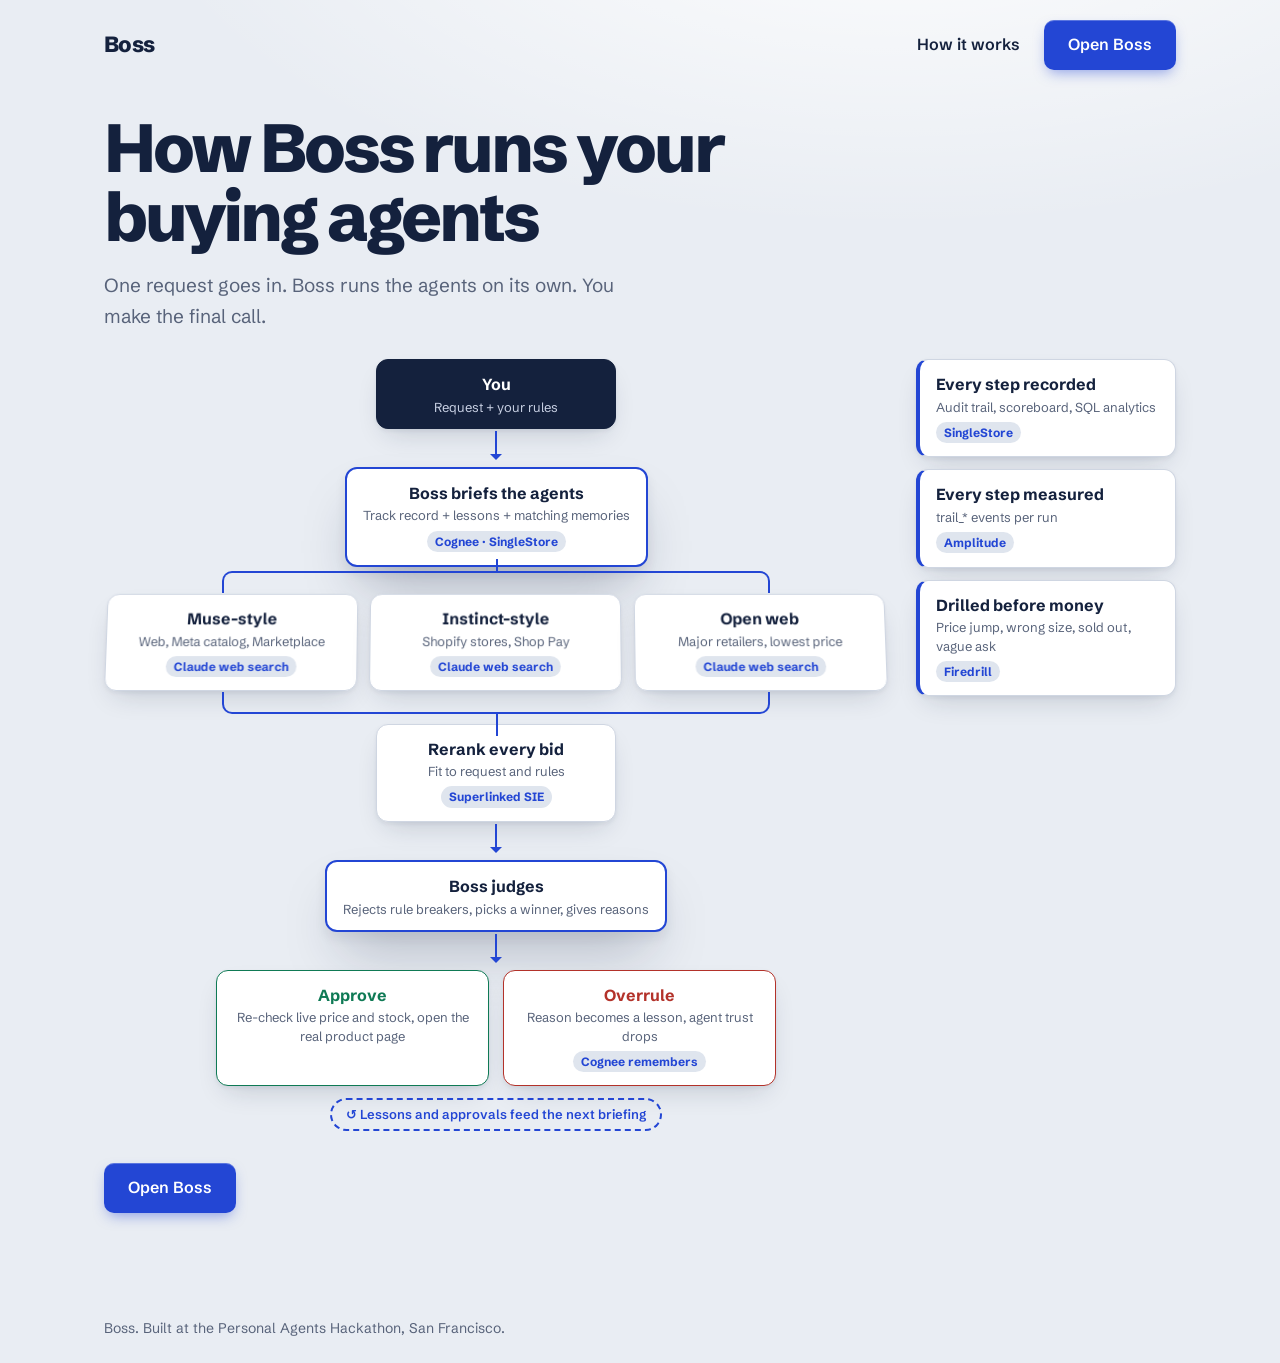
<file: how.html>
<!DOCTYPE html>
<html lang="en">
<head>
<meta charset="utf-8">
<meta name="viewport" content="width=device-width, initial-scale=1">
<title>How Boss works</title>
<link rel="stylesheet" href="/static/site.css">
</head>
<body>
<nav>
  <a class="brand" href="/">Boss</a>
  <a href="/how-it-works" aria-current="page">How it works</a>
  <a class="btn" href="/app">Open Boss</a>
</nav>
<main>
  <h1 style="max-width:16ch;margin-top:24px">How Boss runs your buying agents</h1>
  <p class="lede">One request goes in. Boss runs the agents on its own. You make the final call.</p>
  <div class="fc" role="img" aria-label="Flow: you send a request; Boss briefs three agents with memory; the agents search the live web and bid; SIE reranks the bids; Boss judges; you approve or overrule; overrules become lessons that loop back to Boss. Every step is recorded in SingleStore and Amplitude.">
    <div class="fc-main">
      <div class="node you"><b>You</b><span>Request + your rules</span></div>
      <div class="arrow"></div>
      <div class="node boss"><b>Boss briefs the agents</b><span>Track record + lessons + matching memories</span>
        <em>Cognee &middot; SingleStore</em></div>
      <div class="fan"></div>
      <div class="agents3">
        <div class="node agent"><b>Muse-style</b><span>Web, Meta catalog, Marketplace</span><em>Claude web search</em></div>
        <div class="node agent"><b>Instinct-style</b><span>Shopify stores, Shop Pay</span><em>Claude web search</em></div>
        <div class="node agent"><b>Open web</b><span>Major retailers, lowest price</span><em>Claude web search</em></div>
      </div>
      <div class="fan in"></div>
      <div class="node"><b>Rerank every bid</b><span>Fit to request and rules</span><em>Superlinked SIE</em></div>
      <div class="arrow"></div>
      <div class="node boss"><b>Boss judges</b><span>Rejects rule breakers, picks a winner, gives reasons</span></div>
      <div class="arrow"></div>
      <div class="split">
        <div class="node ok"><b>Approve</b><span>Re-check live price and stock, open the real product page</span></div>
        <div class="node no"><b>Overrule</b><span>Reason becomes a lesson, agent trust drops</span><em>Cognee remembers</em></div>
      </div>
      <div class="loop">Lessons and approvals feed the next briefing</div>
    </div>
    <div class="rail">
      <div class="node rec"><b>Every step recorded</b><span>Audit trail, scoreboard, SQL analytics</span><em>SingleStore</em></div>
      <div class="node rec"><b>Every step measured</b><span>trail_* events per run</span><em>Amplitude</em></div>
      <div class="node rec"><b>Drilled before money</b><span>Price jump, wrong size, sold out, vague ask</span><em>Firedrill</em></div>
    </div>
  </div>
  <p style="margin-top:32px"><a class="btn" href="/app">Open Boss</a></p>
</main>
<footer>Boss. Built at the Personal Agents Hackathon, San Francisco.</footer>
</body>
</html>
</file>
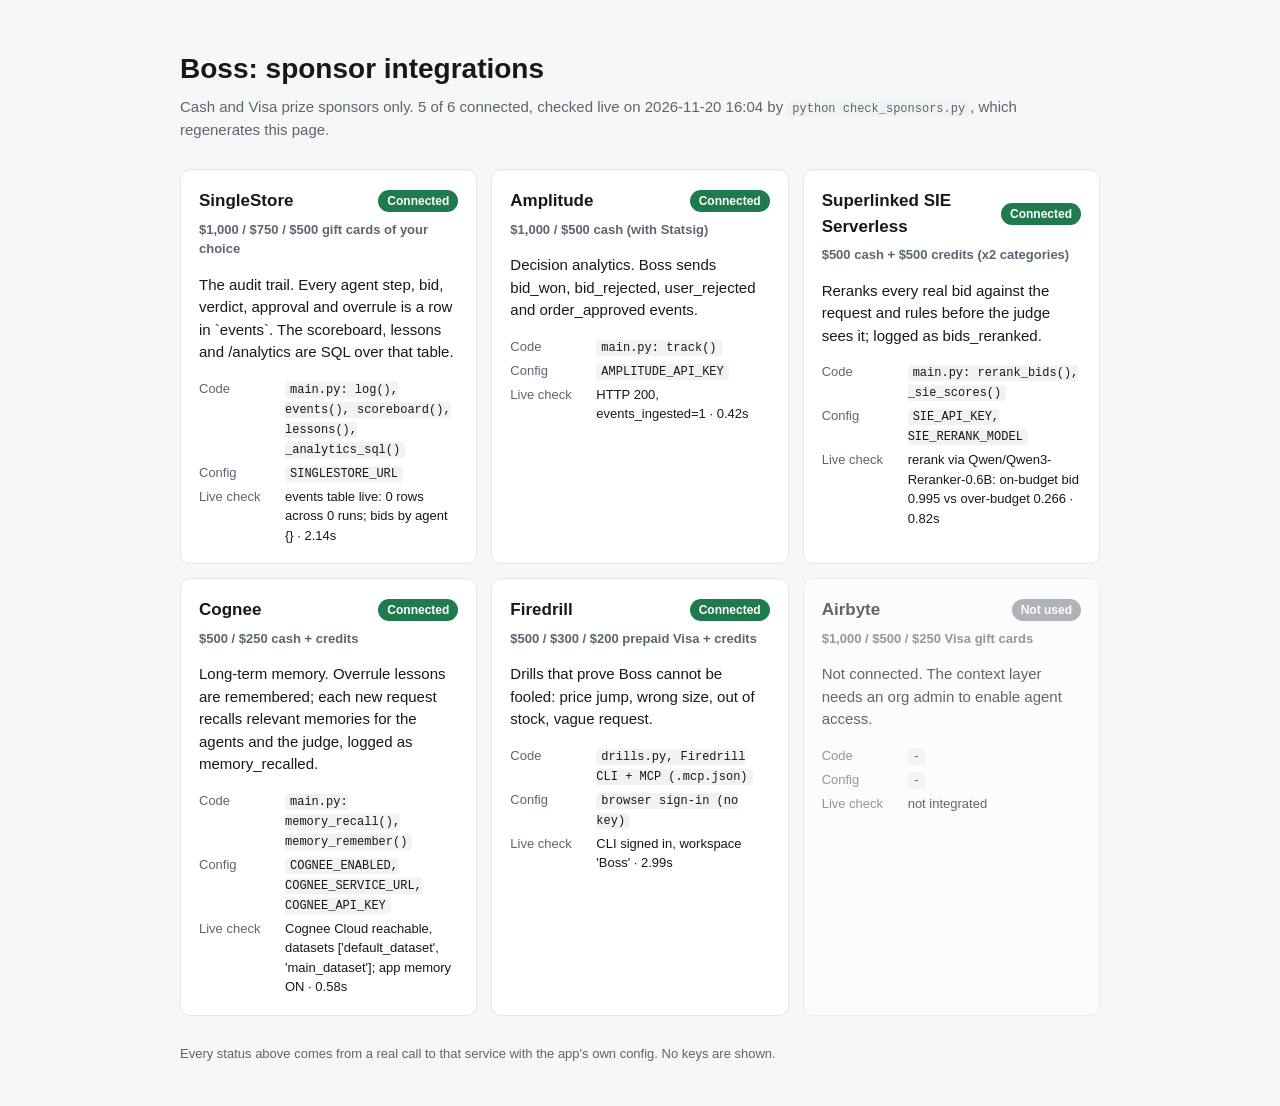
<file: sponsors.html>
<!doctype html>
<html lang="en"><head><meta charset="utf-8"><meta name="viewport" content="width=device-width,initial-scale=1">
<title>Boss: sponsor integrations</title>
<style>
  :root { --ink:#16181d; --muted:#5d6472; --line:#e4e6eb; --ok:#1f7a4d; --fail:#b42318; --off:#8a8f98; }
  * { box-sizing:border-box }
  body { margin:0; font:15px/1.5 -apple-system,BlinkMacSystemFont,"Segoe UI",sans-serif; color:var(--ink); background:#f7f7f8 }
  main { max-width:960px; margin:0 auto; padding:48px 20px }
  h1 { font-size:28px; margin:0 0 6px }
  .sub { color:var(--muted); margin:0 0 28px }
  .grid { display:grid; grid-template-columns:repeat(auto-fill,minmax(290px,1fr)); gap:14px }
  .card { background:#fff; border:1px solid var(--line); border-radius:10px; padding:18px }
  .card.off { opacity:.65 }
  .card header { display:flex; justify-content:space-between; align-items:center; gap:8px }
  h2 { font-size:17px; margin:0 }
  .pill { font-size:12px; font-weight:600; padding:2px 9px; border-radius:999px; color:#fff; white-space:nowrap }
  .pill.ok { background:var(--ok) } .pill.fail { background:var(--fail) } .pill.off { background:var(--off) }
  .prize { font-weight:600; color:var(--muted); margin:6px 0 10px; font-size:13px }
  dl { margin:12px 0 0; display:grid; grid-template-columns:78px 1fr; gap:4px 8px; font-size:13px }
  dt { color:var(--muted) } dd { margin:0; word-break:break-word }
  code { font-size:12px; background:#f1f2f4; padding:1px 5px; border-radius:4px }
  footer { color:var(--muted); font-size:13px; margin-top:28px }
</style></head>
<body><main>
  <h1>Boss: sponsor integrations</h1>
  <p class="sub">Cash and Visa prize sponsors only. 5 of 6 connected, checked live on 2026-11-20 16:04
  by <code>python check_sponsors.py</code>, which regenerates this page.</p>
  <section class="grid">
      <article class="card ok">
        <header><h2>SingleStore</h2><span class="pill ok">Connected</span></header>
        <p class="prize">$1,000 / $750 / $500 gift cards of your choice</p>
        <p>The audit trail. Every agent step, bid, verdict, approval and overrule is a row in `events`. The scoreboard, lessons and /analytics are SQL over that table.</p>
        <dl>
          <dt>Code</dt><dd><code>main.py: log(), events(), scoreboard(), lessons(), _analytics_sql()</code></dd>
          <dt>Config</dt><dd><code>SINGLESTORE_URL</code></dd>
          <dt>Live check</dt><dd>events table live: 0 rows across 0 runs; bids by agent {} &middot; 2.14s</dd>
        </dl>
      </article>
      <article class="card ok">
        <header><h2>Amplitude</h2><span class="pill ok">Connected</span></header>
        <p class="prize">$1,000 / $500 cash (with Statsig)</p>
        <p>Decision analytics. Boss sends bid_won, bid_rejected, user_rejected and order_approved events.</p>
        <dl>
          <dt>Code</dt><dd><code>main.py: track()</code></dd>
          <dt>Config</dt><dd><code>AMPLITUDE_API_KEY</code></dd>
          <dt>Live check</dt><dd>HTTP 200, events_ingested=1 &middot; 0.42s</dd>
        </dl>
      </article>
      <article class="card ok">
        <header><h2>Superlinked SIE Serverless</h2><span class="pill ok">Connected</span></header>
        <p class="prize">$500 cash + $500 credits (x2 categories)</p>
        <p>Reranks every real bid against the request and rules before the judge sees it; logged as bids_reranked.</p>
        <dl>
          <dt>Code</dt><dd><code>main.py: rerank_bids(), _sie_scores()</code></dd>
          <dt>Config</dt><dd><code>SIE_API_KEY, SIE_RERANK_MODEL</code></dd>
          <dt>Live check</dt><dd>rerank via Qwen/Qwen3-Reranker-0.6B: on-budget bid 0.995 vs over-budget 0.266 &middot; 0.82s</dd>
        </dl>
      </article>
      <article class="card ok">
        <header><h2>Cognee</h2><span class="pill ok">Connected</span></header>
        <p class="prize">$500 / $250 cash + credits</p>
        <p>Long-term memory. Overrule lessons are remembered; each new request recalls relevant memories for the agents and the judge, logged as memory_recalled.</p>
        <dl>
          <dt>Code</dt><dd><code>main.py: memory_recall(), memory_remember()</code></dd>
          <dt>Config</dt><dd><code>COGNEE_ENABLED, COGNEE_SERVICE_URL, COGNEE_API_KEY</code></dd>
          <dt>Live check</dt><dd>Cognee Cloud reachable, datasets [&#x27;default_dataset&#x27;, &#x27;main_dataset&#x27;]; app memory ON &middot; 0.58s</dd>
        </dl>
      </article>
      <article class="card ok">
        <header><h2>Firedrill</h2><span class="pill ok">Connected</span></header>
        <p class="prize">$500 / $300 / $200 prepaid Visa + credits</p>
        <p>Drills that prove Boss cannot be fooled: price jump, wrong size, out of stock, vague request.</p>
        <dl>
          <dt>Code</dt><dd><code>drills.py, Firedrill CLI + MCP (.mcp.json)</code></dd>
          <dt>Config</dt><dd><code>browser sign-in (no key)</code></dd>
          <dt>Live check</dt><dd>CLI signed in, workspace &#x27;Boss&#x27; &middot; 2.99s</dd>
        </dl>
      </article>
      <article class="card off">
        <header><h2>Airbyte</h2><span class="pill off">Not used</span></header>
        <p class="prize">$1,000 / $500 / $250 Visa gift cards</p>
        <p>Not connected. The context layer needs an org admin to enable agent access.</p>
        <dl>
          <dt>Code</dt><dd><code>-</code></dd>
          <dt>Config</dt><dd><code>-</code></dd>
          <dt>Live check</dt><dd>not integrated</dd>
        </dl>
      </article>
  </section>
  <footer>Every status above comes from a real call to that service with the app's own config. No keys are shown.</footer>
</main></body></html>
</file>
<file: static/site.css>
@import url('https://fonts.googleapis.com/css2?family=Schibsted+Grotesk:wght@400;500;600;700;800&display=swap');
:root { --bg:#e9edf3; --floor:#dfe5ee; --card:#fff; --ink:#14213d; --mute:#58637a; --line:#cfd6e2; --accent:#2346d4;
        --lift:0 2px 4px rgba(20,33,61,.06), 0 12px 28px -10px rgba(20,33,61,.2);
        --lift-hi:0 6px 12px rgba(20,33,61,.08), 0 30px 56px -18px rgba(20,33,61,.34); }
@media (prefers-color-scheme: dark) {
  :root { --bg:#0f1626; --floor:#131c30; --card:#1a2440; --ink:#e8ecf5; --mute:#9aa5bd; --line:#2c3858; --accent:#8ea2ff;
          --lift:0 2px 4px rgba(0,0,0,.3), 0 12px 28px -10px rgba(0,0,0,.6); --lift-hi:0 8px 16px rgba(0,0,0,.35), 0 32px 56px -18px rgba(0,0,0,.75); }
}
* { box-sizing:border-box }
body { margin:0; font:16px/1.6 "Schibsted Grotesk", system-ui, sans-serif; color:var(--ink);
       background:radial-gradient(1100px 520px at 70% -10%, var(--card), transparent 70%), var(--bg); }
a { color:var(--accent) }
nav { max-width:1120px; margin:0 auto; padding:20px 24px; display:flex; align-items:center; gap:24px; }
nav .brand { font-weight:800; font-size:22px; letter-spacing:-.03em; color:var(--ink); text-decoration:none; margin-right:auto; }
nav a { text-decoration:none; font-weight:600; }
nav a[aria-current] { color:var(--ink); }
.btn { display:inline-block; font-weight:600; padding:12px 24px; border-radius:10px; background:var(--accent); color:#fff;
       text-decoration:none; box-shadow:0 1px 0 rgba(255,255,255,.25) inset, 0 6px 14px -4px rgba(35,70,212,.5); }
.btn:hover { transform:translateY(-1px) } .btn.quiet { background:transparent; color:var(--accent); box-shadow:none; padding-left:4px }
a:focus-visible, .btn:focus-visible { outline:2px solid var(--accent); outline-offset:3px }
main { max-width:1120px; margin:0 auto; padding:0 24px 64px; }
.hero { display:grid; grid-template-columns:1.05fr .95fr; gap:24px; align-items:center; min-height:520px; }
@media (max-width:860px) { .hero { grid-template-columns:1fr } }
h1 { font-size:clamp(40px, 6vw, 68px); line-height:1.02; letter-spacing:-.045em; font-weight:800; margin:0 0 18px; max-width:12ch; }
.lede { font-size:19px; color:var(--mute); max-width:46ch; margin:0 0 28px; }
model-viewer { width:100%; height:500px; --poster-color:transparent; }
.stage { position:relative; }
.stage::after { content:""; position:absolute; left:18%; right:18%; bottom:22px; height:26px; border-radius:50%;
                background:radial-gradient(closest-side, rgba(20,33,61,.28), transparent); z-index:-1; }
h2 { font-size:30px; letter-spacing:-.03em; margin:64px 0 18px; }
.agents { display:grid; grid-template-columns:repeat(3,1fr); gap:18px; perspective:1100px; }
@media (max-width:760px) { .agents { grid-template-columns:1fr } }
.agent { background:var(--card); border:1px solid var(--line); border-radius:14px; padding:20px; box-shadow:var(--lift);
         transform:rotateX(5deg); transform-origin:50% 100%; }
.agent h3 { margin:0 0 6px; font-size:20px; } .agent p { margin:0; color:var(--mute); }
.panel { background:var(--card); border:1px solid var(--line); border-radius:16px; padding:24px; box-shadow:var(--lift-hi); }
.stack { display:grid; grid-template-columns:repeat(auto-fill,minmax(220px,1fr)); gap:14px; }
.stack div { background:var(--floor); border-radius:10px; padding:14px; }
.stack b { display:block; } .stack span { color:var(--mute); font-size:14px; }
ol.flow { list-style:none; counter-reset:s; padding:0; margin:0; display:grid; gap:14px; }
ol.flow li { counter-increment:s; display:grid; grid-template-columns:52px 1fr; gap:16px; background:var(--card);
             border:1px solid var(--line); border-radius:14px; padding:18px 20px; box-shadow:var(--lift); }
ol.flow li::before { content:counter(s); font-weight:800; font-size:26px; color:var(--accent); line-height:1.1; }
ol.flow h3 { margin:0 0 4px; font-size:18px; } ol.flow p { margin:0; color:var(--mute); }
ol.flow .by { font-size:13px; margin-top:6px; color:var(--ink); font-weight:600; }
footer { max-width:1120px; margin:0 auto; padding:24px; color:var(--mute); font-size:14px; }
@media (prefers-reduced-motion: reduce) { .btn:hover { transform:none } }
model-viewer::part(default-progress-bar) { display:none }

.fc { display:grid; grid-template-columns:1fr 260px; gap:28px; align-items:start; margin-top:8px; }
@media (max-width:860px) { .fc { grid-template-columns:1fr } }
.fc-main { display:flex; flex-direction:column; align-items:center; }
.node { background:var(--card); border:1px solid var(--line); border-radius:12px; padding:12px 16px; box-shadow:var(--lift);
        text-align:center; min-width:240px; max-width:420px; }
.node b { display:block; font-size:16px; } .node span { display:block; color:var(--mute); font-size:13px; line-height:1.4; }
.node em { display:inline-block; margin-top:6px; font-style:normal; font-size:12px; font-weight:700; color:var(--accent);
           background:var(--floor); padding:1px 8px; border-radius:99px; }
.node.you { background:var(--ink); color:#fff; border-color:var(--ink); } .node.you span { color:#c9d1e4; }
.node.boss { border:2px solid var(--accent); box-shadow:var(--lift-hi); }
.node.ok { border-color:#0f7a55; } .node.ok b { color:#0f7a55; }
.node.no { border-color:#b3322a; } .node.no b { color:#b3322a; }
.node.rec { text-align:left; min-width:0; margin-bottom:12px; border-left:4px solid var(--accent); }
.arrow { width:2px; height:28px; background:var(--accent); position:relative; margin:2px 0 8px; }
.arrow::after { content:""; position:absolute; left:-5px; bottom:-7px; border:6px solid transparent; border-top-color:var(--accent); }
.fan { width:70%; height:22px; border:2px solid var(--accent); border-bottom:none; border-radius:10px 10px 0 0; margin-top:4px; position:relative; }
.fan::before { content:""; position:absolute; left:50%; top:-14px; width:2px; height:14px; background:var(--accent); }
.fan.in { border-top:none; border-bottom:2px solid var(--accent); border-radius:0 0 10px 10px; margin:0 0 10px; }
.fan.in::before { top:auto; bottom:-24px; height:22px; }
.agents3 { display:grid; grid-template-columns:repeat(3,1fr); gap:12px; width:100%; perspective:900px; }
.agents3 .node { min-width:0; transform:rotateX(5deg); }
@media (max-width:640px) { .agents3 { grid-template-columns:1fr } }
.split { display:grid; grid-template-columns:1fr 1fr; gap:14px; width:100%; max-width:560px; }
.split .node { min-width:0; }
.loop { margin-top:12px; font-size:13px; font-weight:600; color:var(--accent); border:2px dashed var(--accent);
        border-radius:99px; padding:4px 14px; }
.loop::before { content:"\21BA  "; }

.org { text-align:center; padding-top:12px; }
.org h1 { margin:0 auto 10px; max-width:none; font-size:clamp(36px,5.4vw,60px); }
.org .lede { margin:0 auto 4px; }
.org .stage { width:300px; margin:0 auto; }
.org model-viewer { height:330px; }
.org .reports { position:relative; width:68%; height:34px; margin:-6px auto 0; border:2px solid var(--accent);
                border-bottom:none; border-radius:12px 12px 0 0; }
.org .reports::before { content:""; position:absolute; left:50%; top:-22px; width:2px; height:22px; background:var(--accent); }
.org .agents { text-align:left; }
.org .agent { text-align:center; padding:16px; }
</file>
